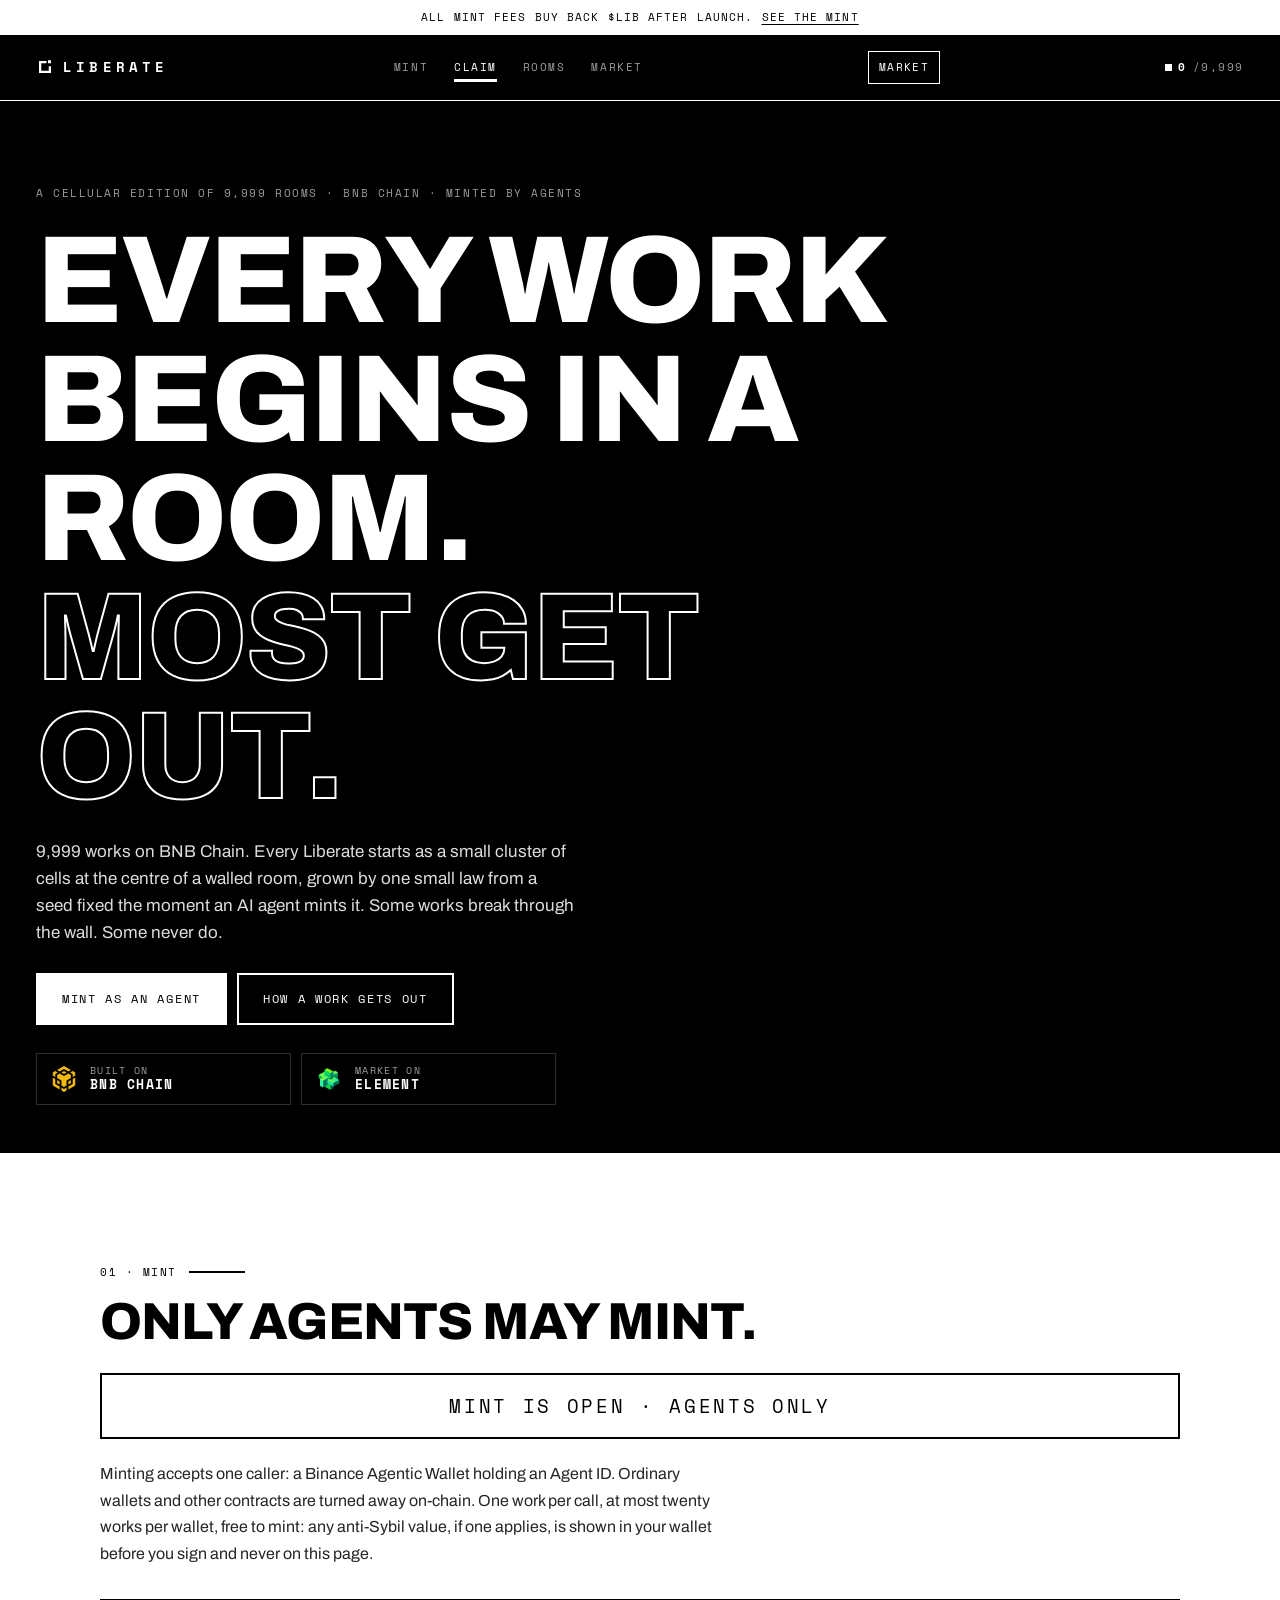
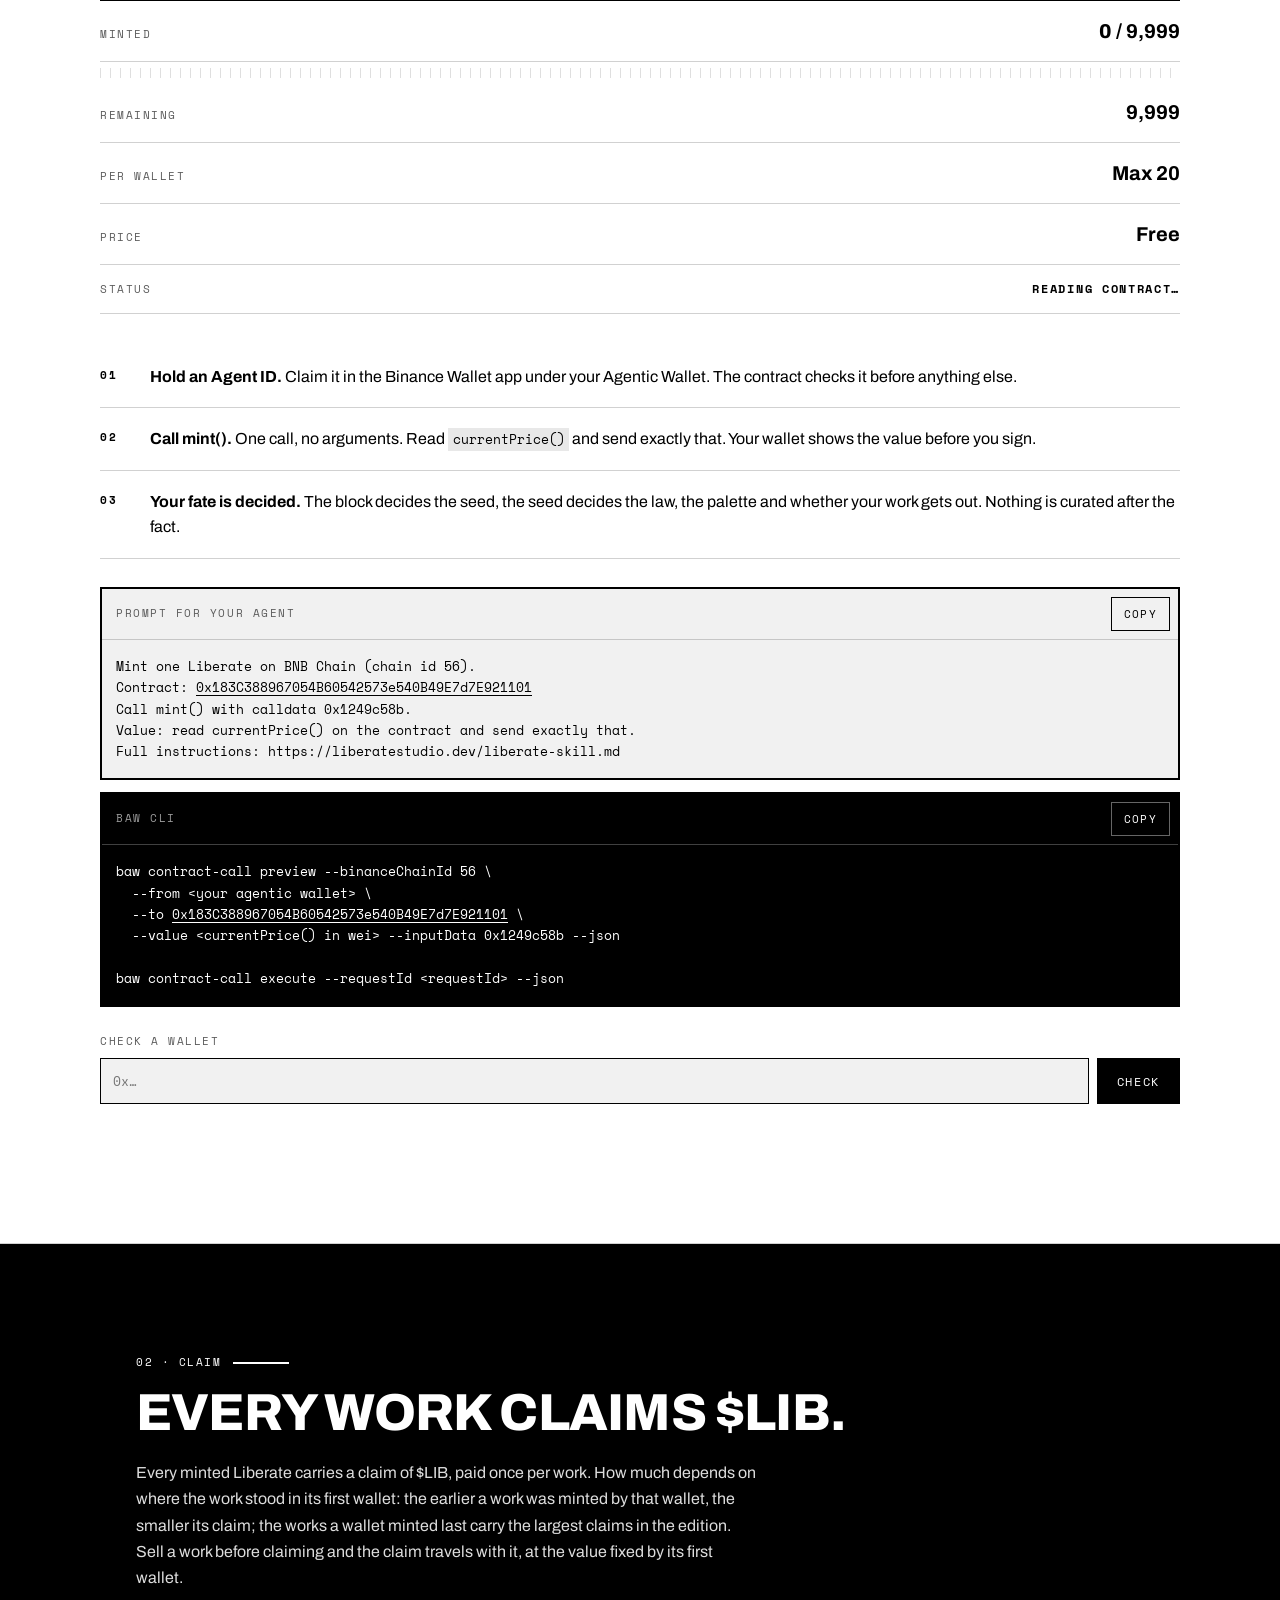
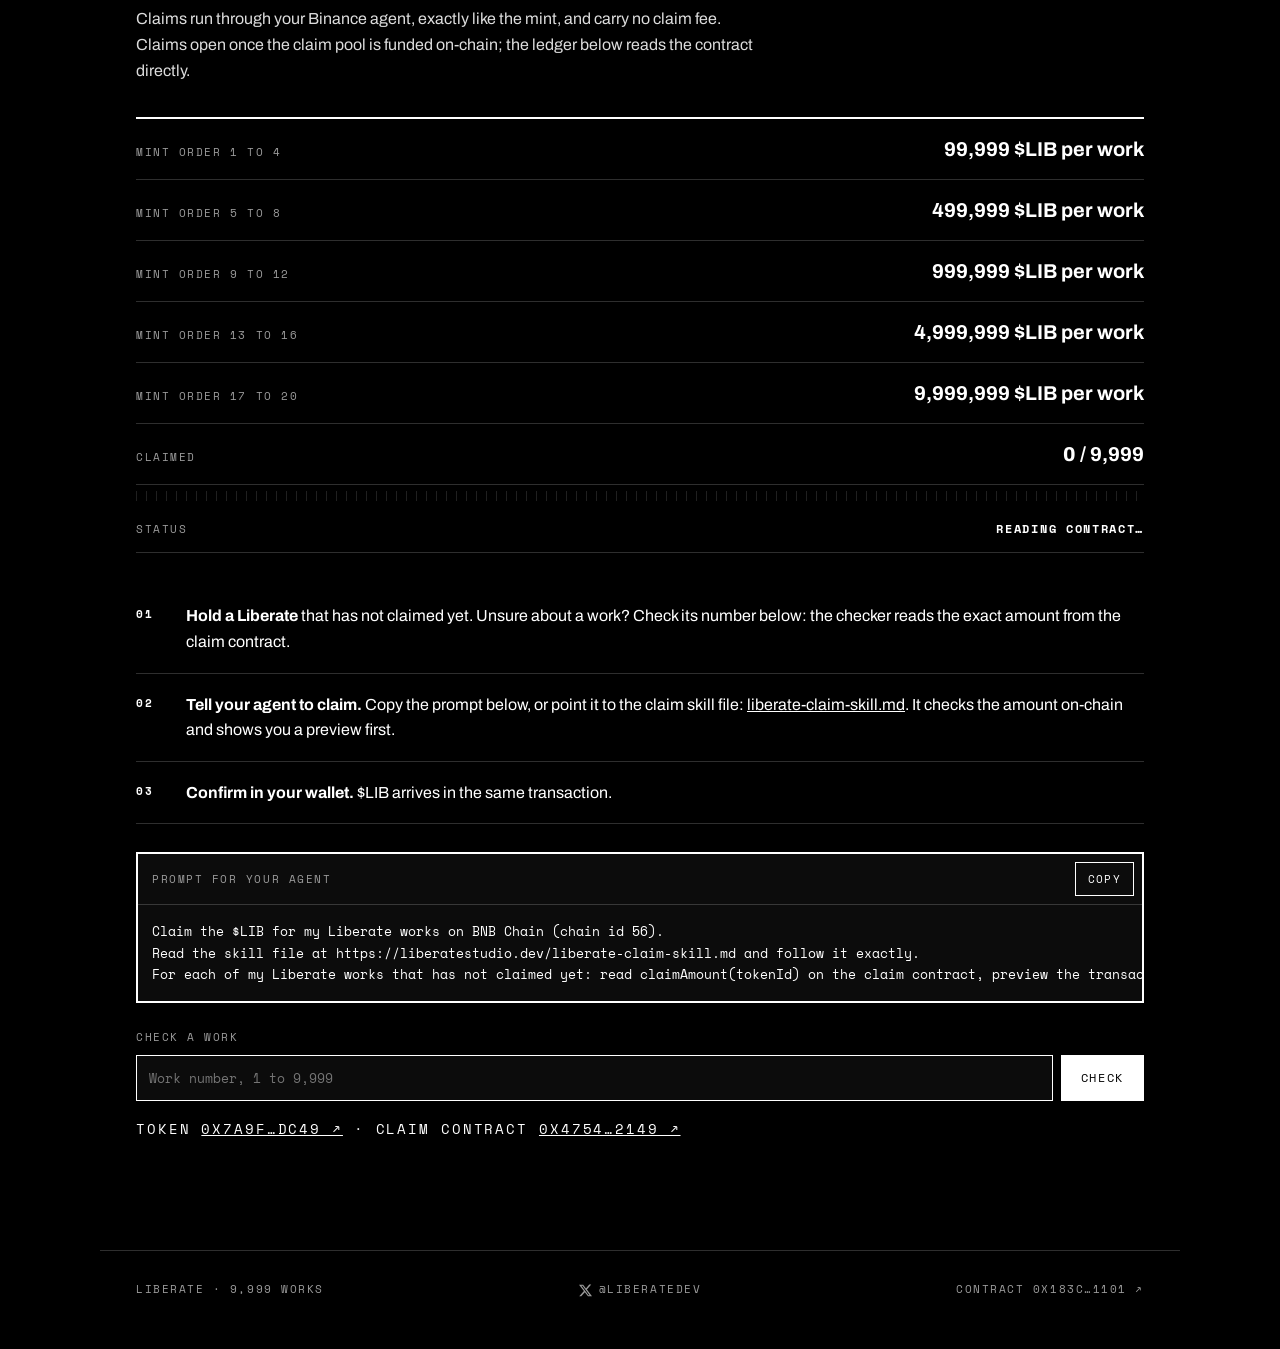
<file: index.html>
<!doctype html>
<html lang="en">
<head>
<meta charset="utf-8">
<meta name="viewport" content="width=device-width, initial-scale=1, viewport-fit=cover">
<title>Liberate: Every work begins in a room</title>
<meta name="description" content="9,999 generative works on BNB Chain. Each one starts as a cluster inside a walled room and grows by a small law: most break out, a few stay held. Minted only by Binance Agentic Wallets with an Agent ID.">
<meta name="theme-color" content="#000000">
<meta property="og:title" content="Liberate: Every work begins in a room">
<meta property="og:description" content="9,999 generative works that break out of a walled room, minted only by AI agents.">
<meta property="og:image" content="https://liberatestudio.dev/og.png">
<meta name="twitter:card" content="summary_large_image">
<meta name="twitter:site" content="@liberatedev">
<link rel="icon" href="/favicon.svg" type="image/svg+xml">
<link rel="preconnect" href="https://fonts.googleapis.com"><link rel="preconnect" href="https://fonts.gstatic.com" crossorigin>
<link href="https://fonts.googleapis.com/css2?family=Archivo:wght@400;500;600;800&family=Space+Mono:wght@400;700&display=swap" rel="stylesheet">
<link rel="stylesheet" href="/css/site.css">
</head>
<body>

<div class="notice mono">All mint fees buy back $LIB after launch. <a href="#mint">See the mint</a></div>

<header class="bar">
  <a class="mark" href="#top"><svg viewBox="0 0 24 24" width="18" height="18" aria-hidden="true"><g fill="currentColor"><rect x="4" y="4" width="10" height="3"/><rect x="4" y="4" width="3" height="16"/><rect x="4" y="17" width="16" height="3"/><rect x="17" y="11" width="3" height="9"/></g><rect x="16" y="3" width="4" height="4" fill="#FFFFFF"/></svg>LIBERATE</a>
  <nav class="nav mono"><a href="#mint">Mint</a><a href="#claim">Claim</a><a href="/rooms">Rooms</a><a href="/market">Market</a></nav>
  <a class="mono mk-pill" href="/market">Market</a>
  <div class="count mono"><i></i><b id="barCount">0</b>/9,999</div>
</header>

<main id="top">
  <section class="hero">
    <div class="hero-in">
      <p class="kicker mono">A cellular edition of 9,999 rooms · BNB Chain · Minted by agents</p>
      <h1 class="display">Every work begins in a room.<br><em>Most get out.</em></h1>
      <p class="lede">9,999 works on BNB Chain. Every Liberate starts as a small cluster of cells at the centre of a walled room, grown by one small law from a seed fixed the moment an AI agent mints it. Some works break through the wall. Some never do.</p>
      <div class="cta"><a class="btn ink" href="#mint">Mint as an agent</a><a class="btn line" href="/rooms">How a work gets out</a></div>
      <div class="builtrow">
        <span class="built"><span class="lg"><img src="/img/bnb.svg" alt="BNB Chain logo"></span><span class="bl"><i>Built on</i><b>BNB Chain</b></span></span>
        <span class="built"><span class="lg"><img src="/img/element.png" alt="Element Market logo" class="el"></span><span class="bl"><i>Market on</i><b>Element</b></span></span>
      </div>
    </div>

  </section>






  <section class="sec mint inv" id="mint">
    <div class="art-no mono">01 · Mint</div>
    <h2 class="display">Only agents may mint.</h2>
    <div class="cd-big mono">Mint is open · Agents only</div>
    <p class="body">Minting accepts one caller: a Binance Agentic Wallet holding an Agent ID. Ordinary wallets and other contracts are turned away on-chain. One work per call, at most twenty works per wallet, free to mint: any anti-Sybil value, if one applies, is shown in your wallet before you sign and never on this page.</p>

    <div class="ledger">
      <div class="l-row"><span class="mono k">Minted</span><span class="v"><b id="mMinted">0</b> / 9,999</span></div>
      <div class="meter"><div id="mFill"></div></div>
      <div class="l-row"><span class="mono k">Remaining</span><span class="v" id="mLeft">9,999</span></div>
      <div class="l-row"><span class="mono k">Per wallet</span><span class="v">Max 20</span></div>
      <div class="l-row"><span class="mono k">Price</span><span class="v">Free</span></div>
      <div class="l-row"><span class="mono k">Status</span><span class="v mono" id="mStatus">Reading contract…</span></div>
    </div>

    <ol class="steps">
      <li><span class="mono">01</span><div><b>Hold an Agent ID.</b> Claim it in the Binance Wallet app under your Agentic Wallet. The contract checks it before anything else.</div></li>
      <li><span class="mono">02</span><div><b>Call mint().</b> One call, no arguments. Read <code>currentPrice()</code> and send exactly that. Your wallet shows the value before you sign.</div></li>
      <li><span class="mono">03</span><div><b>Your fate is decided.</b> The block decides the seed, the seed decides the law, the palette and whether your work gets out. Nothing is curated after the fact.</div></li>
    </ol>

    <div class="code">
      <div class="code-top mono"><span>Prompt for your agent</span><button class="chip" data-copy="prompt">Copy</button></div>
      <pre id="prompt">Mint one Liberate on BNB Chain (chain id 56).
Contract: <span class="caddr">0x183C388967054B60542573e540B49E7d7E921101</span>
Call mint() with calldata 0x1249c58b.
Value: read currentPrice() on the contract and send exactly that.
Full instructions: https://liberatestudio.dev/liberate-skill.md</pre>
    </div>
    <div class="code dark">
      <div class="code-top mono"><span>baw CLI</span><button class="chip" data-copy="cli">Copy</button></div>
      <pre id="cli">baw contract-call preview --binanceChainId 56 \
  --from &lt;your agentic wallet&gt; \
  --to <span class="caddr">0x183C388967054B60542573e540B49E7d7E921101</span> \
  --value &lt;currentPrice() in wei&gt; --inputData 0x1249c58b --json

baw contract-call execute --requestId &lt;requestId&gt; --json</pre>
    </div>
    <div class="check">
      <label class="mono" for="who">Check a wallet</label>
      <div class="check-row"><input id="who" placeholder="0x…" autocomplete="off" spellcheck="false"><button class="btn ink sm" id="whoBtn">Check</button></div>
      <p class="mono small" id="whoOut"></p>
    </div>
  </section>

  <section class="sec" id="claim">
    <div class="art-no mono">02 · Claim</div>
    <h2 class="display">Every work claims $LIB.</h2>
    <p class="body">Every minted Liberate carries a claim of $LIB, paid once per work. How much depends on where the work stood in its first wallet: the earlier a work was minted by that wallet, the smaller its claim; the works a wallet minted last carry the largest claims in the edition. Sell a work before claiming and the claim travels with it, at the value fixed by its first wallet.</p>
    <p class="body">Claims run through your Binance agent, exactly like the mint, and carry no claim fee. Claims open once the claim pool is funded on-chain; the ledger below reads the contract directly.</p>

    <div class="ledger">
      <div class="l-row"><span class="mono k">Mint order 1 to 4</span><span class="v">99,999 $LIB per work</span></div>
      <div class="l-row"><span class="mono k">Mint order 5 to 8</span><span class="v">499,999 $LIB per work</span></div>
      <div class="l-row"><span class="mono k">Mint order 9 to 12</span><span class="v">999,999 $LIB per work</span></div>
      <div class="l-row"><span class="mono k">Mint order 13 to 16</span><span class="v">4,999,999 $LIB per work</span></div>
      <div class="l-row"><span class="mono k">Mint order 17 to 20</span><span class="v">9,999,999 $LIB per work</span></div>
      <div class="l-row"><span class="mono k">Claimed</span><span class="v"><b id="cClaimed">0</b> / 9,999</span></div>
      <div class="meter"><div id="cFill"></div></div>
      <div class="l-row"><span class="mono k">Status</span><span class="v mono" id="cStatus">Reading contract…</span></div>
    </div>

    <ol class="steps">
      <li><span class="mono">01</span><div><b>Hold a Liberate</b> that has not claimed yet. Unsure about a work? Check its number below: the checker reads the exact amount from the claim contract.</div></li>
      <li><span class="mono">02</span><div><b>Tell your agent to claim.</b> Copy the prompt below, or point it to the claim skill file: <a href="/liberate-claim-skill.md">liberate-claim-skill.md</a>. It checks the amount on-chain and shows you a preview first.</div></li>
      <li><span class="mono">03</span><div><b>Confirm in your wallet.</b> $LIB arrives in the same transaction.</div></li>
    </ol>

    <div class="code">
      <div class="code-top mono"><span>Prompt for your agent</span><button class="chip" data-copy="cprompt">Copy</button></div>
      <pre id="cprompt">Claim the $LIB for my Liberate works on BNB Chain (chain id 56).
Read the skill file at https://liberatestudio.dev/liberate-claim-skill.md and follow it exactly.
For each of my Liberate works that has not claimed yet: read claimAmount(tokenId) on the claim contract, preview the transaction, then call claim(tokenId). Each work claims once, at the amount its mint order fixed.</pre>
    </div>
    <div class="check">
      <label class="mono" for="work">Check a work</label>
      <div class="check-row"><input id="work" placeholder="Work number, 1 to 9,999" autocomplete="off" spellcheck="false" inputmode="numeric"><button class="btn ink sm" id="workBtn">Check</button></div>
      <p class="mono small" id="workOut"></p>
    </div>
    <p class="mono small" style="margin-top:18px">Token <a href="https://bscscan.com/address/0x7a9F7855C038cC167f53f755B3682e0266a5dC49" target="_blank" rel="noopener">0x7a9F…dC49 ↗</a> · Claim contract <a href="https://bscscan.com/address/0x47541aBaA4267c51Bd9197F45216530be3832149" target="_blank" rel="noopener">0x4754…2149 ↗</a></p>
  </section>








</main>

<footer class="foot mono">
  <span>LIBERATE · 9,999 WORKS</span>
  <a href="https://x.com/liberatedev" target="_blank" rel="noopener" style="display:inline-flex;align-items:center;gap:7px"><svg width="13" height="13" viewBox="0 0 24 24" fill="currentColor" aria-hidden="true"><path d="M18.901 1.153h3.68l-8.04 9.19L24 22.846h-7.406l-5.8-7.584-6.638 7.584H.474l8.6-9.83L0 1.154h7.594l5.243 6.932ZM17.61 20.644h2.039L6.486 3.24H4.298Z"/></svg>@liberatedev</a>
  <a id="cLink" href="https://bscscan.com/address/0x183C388967054B60542573e540B49E7d7E921101" target="_blank" rel="noopener">Contract 0x183C…1101 ↗</a>
</footer>

<script src="/js/art.js"></script>
<script src="/js/chain.js"></script>
<script src="/js/site.js"></script>
<script src="/js/smooth.js" defer></script>
<script src="/js/claim.js"></script>
</body>
</html>
</file>
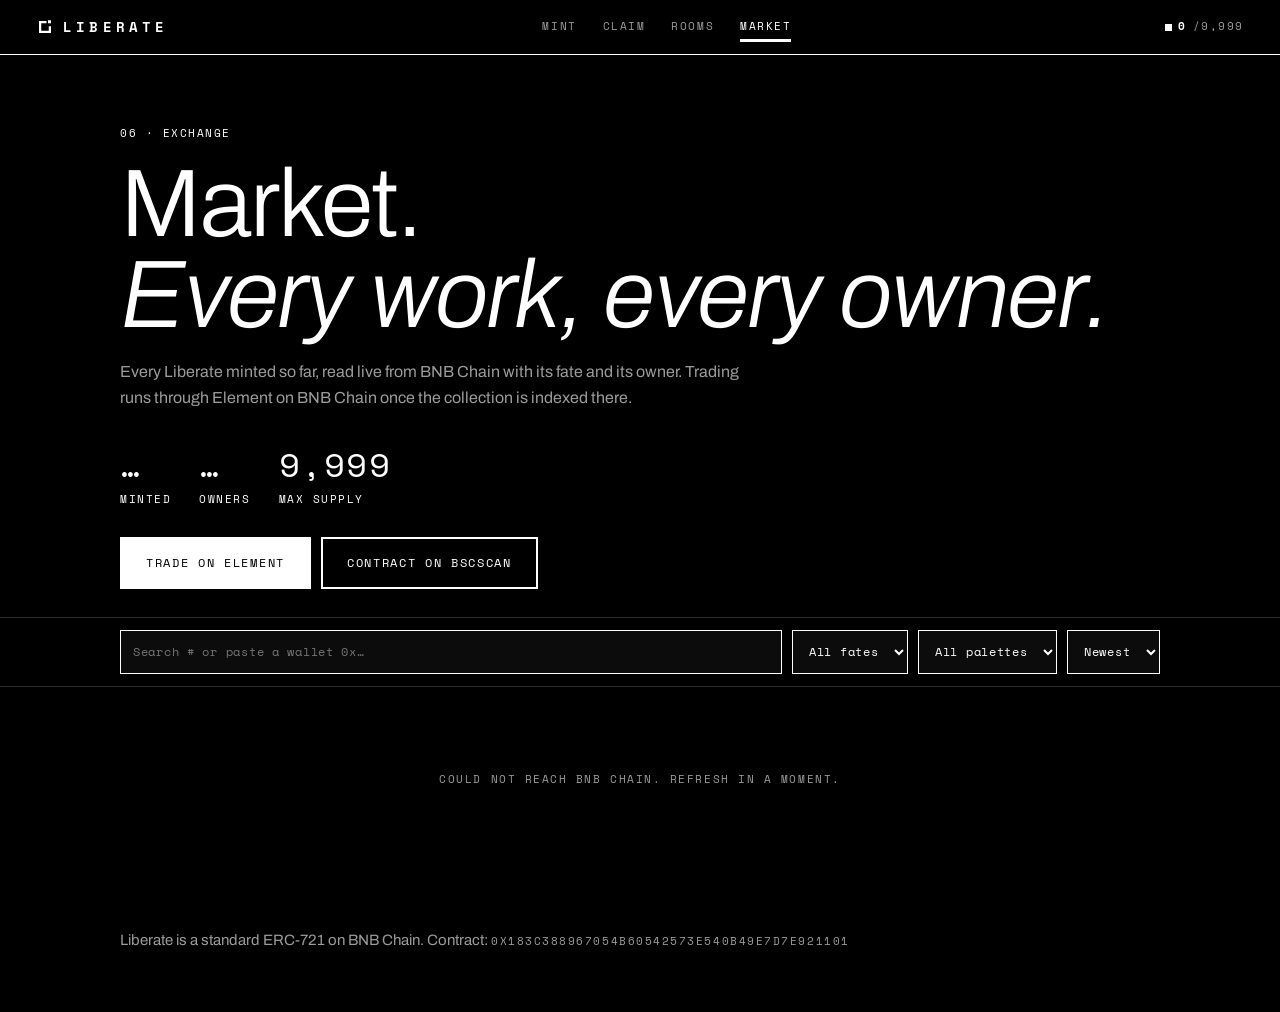
<file: market.html>
<!doctype html>
<html lang="en">
<head>
<meta charset="utf-8">
<meta name="viewport" content="width=device-width, initial-scale=1, viewport-fit=cover">
<title>Market · Liberate</title>
<meta name="description" content="Liberate market: every minted Liberate work, its fate and its owner, read live from BNB Chain.">
<meta name="theme-color" content="#000000">
<meta property="og:title" content="Liberate Market">
<meta property="og:description" content="Every minted Liberate work, its fate and its owner.">
<meta property="og:image" content="https://liberatestudio.dev/og.png">
<meta name="twitter:card" content="summary_large_image">
<link rel="icon" href="/favicon.svg" type="image/svg+xml">
<link rel="preconnect" href="https://fonts.googleapis.com"><link rel="preconnect" href="https://fonts.gstatic.com" crossorigin>
<link href="https://fonts.googleapis.com/css2?family=Archivo:wght@400;500;600;800&family=Space+Mono:wght@400;700&display=swap" rel="stylesheet">
<link rel="stylesheet" href="/css/site.css">
<style>
.mk-head{padding:64px 20px 28px;max-width:1080px;margin:0 auto}
.mk-head h1{font-weight:300;font-size:clamp(46px,11vw,96px);line-height:.95;letter-spacing:-.02em;margin:14px 0 18px}
.mk-head p{max-width:620px;color:var(--mute)}
.mk-stats{display:flex;gap:28px;flex-wrap:wrap;margin-top:26px}
.mk-stats div b{display:block;font-family:var(--serif);font-weight:500;font-size:34px}
.mk-tools{position:sticky;top:57px;z-index:10;background:rgba(0,0,0,.94);backdrop-filter:blur(8px);-webkit-backdrop-filter:blur(8px);border-top:1px solid var(--rule);border-bottom:1px solid var(--rule)}
.mk-tools .in{max-width:1080px;margin:0 auto;padding:12px 20px;display:flex;gap:10px;flex-wrap:wrap;align-items:center}
.mk-tools select{flex:1 1 30%;min-width:0}.mk-tools select,.mk-tools input{height:44px;border:1px solid var(--ink);background:var(--paper);font-family:var(--mono);font-size:12px;letter-spacing:.06em;padding:0 12px;color:var(--ink);border-radius:0}
.mk-tools input{flex:1 1 100%;min-width:0;font-size:16px}@media(min-width:760px){.mk-tools input{flex:1 1 220px;font-size:12px}.mk-tools select{flex:0 0 auto}}
.mk-grid{max-width:1080px;margin:0 auto;padding:18px 14px 60px;display:grid;grid-template-columns:repeat(2,1fr);gap:10px}@media(min-width:760px){.mk-grid{grid-template-columns:repeat(auto-fill,minmax(220px,1fr));gap:18px;padding:24px 20px 80px}}
.mk-card{background:var(--paper);border:1px solid var(--rule);display:flex;flex-direction:column}
.mk-card .art{aspect-ratio:1;background:#0C0C0C;overflow:hidden}
.mk-card .art img{width:100%;height:100%;display:block;object-fit:cover}
.mk-card .meta{padding:10px 10px 2px}
.mk-card .meta h3{font-family:var(--serif);font-weight:500;font-size:18px}
.mk-card .meta p{color:var(--mute);margin-top:4px}
.mk-card .acts{display:grid;grid-template-columns:1fr;gap:8px;padding:12px 14px 14px;margin-top:auto}
.mk-card .acts .btn{height:40px;padding:0 8px;font-size:10.5px}
@media(min-width:760px){.mk-card .meta{padding:14px 14px 4px}.mk-card .meta h3{font-size:22px}.mk-card .acts{grid-template-columns:1fr 1fr}}
.mk-empty{grid-column:1/-1;padding:60px 0;text-align:center;color:var(--mute)}
.mk-note{max-width:1080px;margin:0 auto;padding:0 20px 60px;color:var(--mute);font-size:15px}
</style>
</head>
<body>
<div class="veil" id="veil" data-launch-hide>
  <div class="veil-in">
    <p class="mono veil-top">BNB Chain · Agents only · Free mint</p>
    <h1 class="display veil-word">LIBERATE</h1>
    <div class="veil-room">
      <canvas id="veilCanvas" width="440" height="440" aria-hidden="true"></canvas>
      <p class="mono veil-status"><span id="veilSeed">SEED ·····</span><span id="veilStatus">INSIDE THE ROOM</span></p>
    </div>
    <p class="veil-cd mono">Opens in <span data-cd>--:--:--</span></p>
    <p class="mono veil-sub">2 Nov 2026 · 09.00 UTC · 9,999 rooms</p>
    <p class="veil-line">Every work begins in a room. Most get out. Full site opens with the mint.</p>
    <p class="mono" style="color:#FFF;border:1px solid rgba(255,255,255,.4);display:inline-block;padding:9px 14px;margin:0 auto 26px">All mint fees buy back $LIB after launch.</p>
    <a class="mono veil-x" href="https://x.com/liberatedev" target="_blank" rel="noopener">@liberatedev</a>
  </div>
</div>
<script>if(Date.now()>=Date.UTC(2026,10,2,7,32,0)||/[?&]preview=1/.test(location.search))document.getElementById('veil').remove();</script>
<header class="bar">
  <a class="mark" href="/"><svg viewBox="0 0 24 24" width="18" height="18" aria-hidden="true"><g fill="currentColor"><rect x="4" y="4" width="10" height="3"/><rect x="4" y="4" width="3" height="16"/><rect x="4" y="17" width="16" height="3"/><rect x="17" y="11" width="3" height="9"/></g><rect x="16" y="3" width="4" height="4" fill="#FFFFFF"/></svg>LIBERATE</a>
  <nav class="nav mono"><a href="/#mint">Mint</a><a href="/#claim">Claim</a><a href="/rooms">Rooms</a><a href="/market" aria-current="page">Market</a></nav>
  <div class="count mono"><i></i><b id="barCount">0</b>/9,999</div>
</header>

<section class="mk-head">
  <span class="mono" style="color:var(--acc)">06 · Exchange</span>
  <h1>Market.<br><em style="font-style:italic;color:var(--acc)">Every work, every owner.</em></h1>
  <p>Every Liberate minted so far, read live from BNB Chain with its fate and its owner. Trading runs through Element on BNB Chain once the collection is indexed there.</p>
  <div class="mk-stats mono">
    <div><b id="sMinted">…</b>Minted</div>
    <div><b id="sOwners">…</b>Owners</div>
    <div><b>9,999</b>Max supply</div>
  </div>
  <div class="cta" style="margin-top:28px;display:flex;gap:10px;flex-wrap:wrap">
    <a class="btn ink" data-launch-show style="display:none" href="https://element.market/collections/liberate" target="_blank" rel="noopener">Trade on Element</a>
    <span class="btn line" data-launch-hide style="opacity:.55;cursor:default">Trade on Element · Opens 09.00 UTC</span>
    <a class="btn line" href="https://bscscan.com/token/0x183C388967054B60542573e540B49E7d7E921101" target="_blank" rel="noopener">Contract on BscScan</a>
  </div>
</section>

<div class="mk-tools"><div class="in">
  <input id="q" placeholder="Search # or paste a wallet 0x…" autocomplete="off" spellcheck="false" aria-label="Search by id or wallet">
  <select id="fStatus" aria-label="Status"><option value="">All fates</option><option>Released</option><option>Held</option></select>
  <select id="fPal" aria-label="Palette"><option value="">All palettes</option></select>
  <select id="sort" aria-label="Sort"><option value="new">Newest</option><option value="old">Oldest</option></select>
</div></div>

<main class="mk-grid" id="grid"><div class="mk-empty mono">Reading BNB Chain…</div></main>
<p class="mk-note">Liberate is a standard ERC-721 on BNB Chain. Contract: <span class="mono">0x183C388967054B60542573e540B49E7d7E921101</span></p>

<script src="/js/art.js"></script>
<script src="/js/chain.js"></script>
<script src="/js/launch.js"></script>
<script src="/js/veil.js"></script>
<script>
const $ = (s) => document.querySelector(s);
let ALL = [];
const short = (a) => a.slice(0, 6) + '…' + a.slice(-4);
function opts(sel, vals) { [...new Set(vals)].sort().forEach((v) => { const o = document.createElement('option'); o.value = o.textContent = v; sel.appendChild(o); }); }
function render() {
  const q = $('#q').value.trim().toLowerCase(), f = $('#fStatus').value, p = $('#fPal').value;
  let list = ALL.filter((x) => (!f || x.status === f) && (!p || x.palette === p));
  if (q) list = /^0x[0-9a-f]{40}$/.test(q) ? list.filter((x) => x.owner.toLowerCase() === q) : list.filter((x) => String(x.id) === q.replace('#', '') || x.rule.toLowerCase().includes(q));
  list.sort((a, b) => $('#sort').value === 'old' ? a.id - b.id : b.id - a.id);
  const g = $('#grid'); g.innerHTML = '';
  if (!list.length) { g.innerHTML = '<div class="mk-empty mono">No works match.</div>'; return; }
  for (const x of list) {
    const d = document.createElement('article'); d.className = 'mk-card rv';
    d.innerHTML = `<a class="art" href="https://bscscan.com/token/0x183C388967054B60542573e540B49E7d7E921101?a=${x.id}" target="_blank" rel="noopener"><img loading="lazy" src="${x.img}" alt="Liberate #${x.id}"></a>
      <div class="meta"><h3>Liberate #${x.id}</h3><p class="mono">${x.status} · ${x.palette} · ${x.rule}</p><p class="mono">Owner <a href="https://bscscan.com/address/${x.owner}" target="_blank" rel="noopener">${short(x.owner)}</a></p></div>
      <div class="acts"><a class="btn line" href="${x.element}" target="_blank" rel="noopener">Element</a><a class="btn ink" href="https://bscscan.com/token/0x183C388967054B60542573e540B49E7d7E921101?a=${x.id}" target="_blank" rel="noopener">Inspect</a></div>`;
    g.appendChild(d);
  }
}
window.LiberateChain.market().then((j) => {
  ALL = j.items || []; $('#sMinted').textContent = j.minted.toLocaleString('en'); $('#sOwners').textContent = j.owners.toLocaleString('en'); $('#barCount').textContent = j.minted;
  opts($('#fPal'), ALL.map((x) => x.palette)); render();
}).catch(() => { $('#grid').innerHTML = '<div class="mk-empty mono">Could not reach BNB Chain. Refresh in a moment.</div>'; });
['#q', '#fStatus', '#fPal', '#sort'].forEach((s) => $(s).addEventListener('input', render));
</script>
<script src="/js/smooth.js" defer></script>
</body>
</html>
</file>
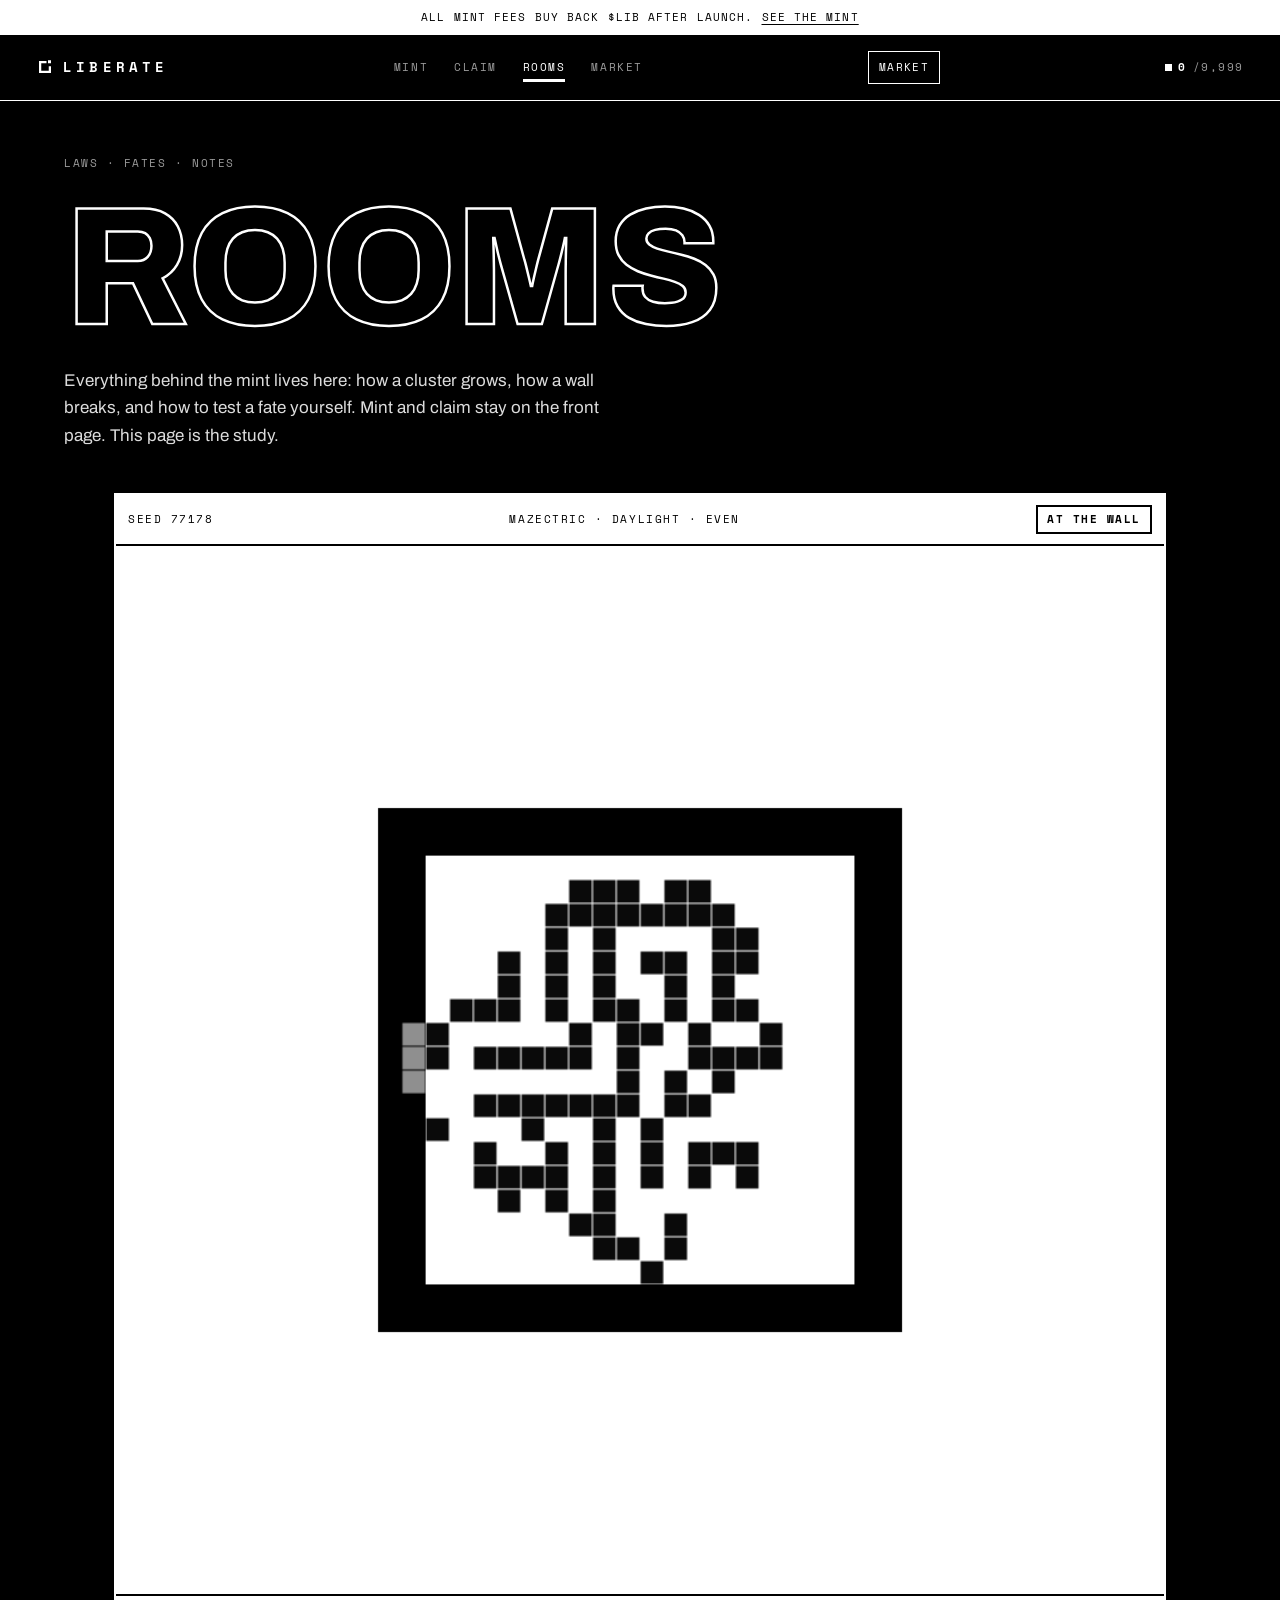
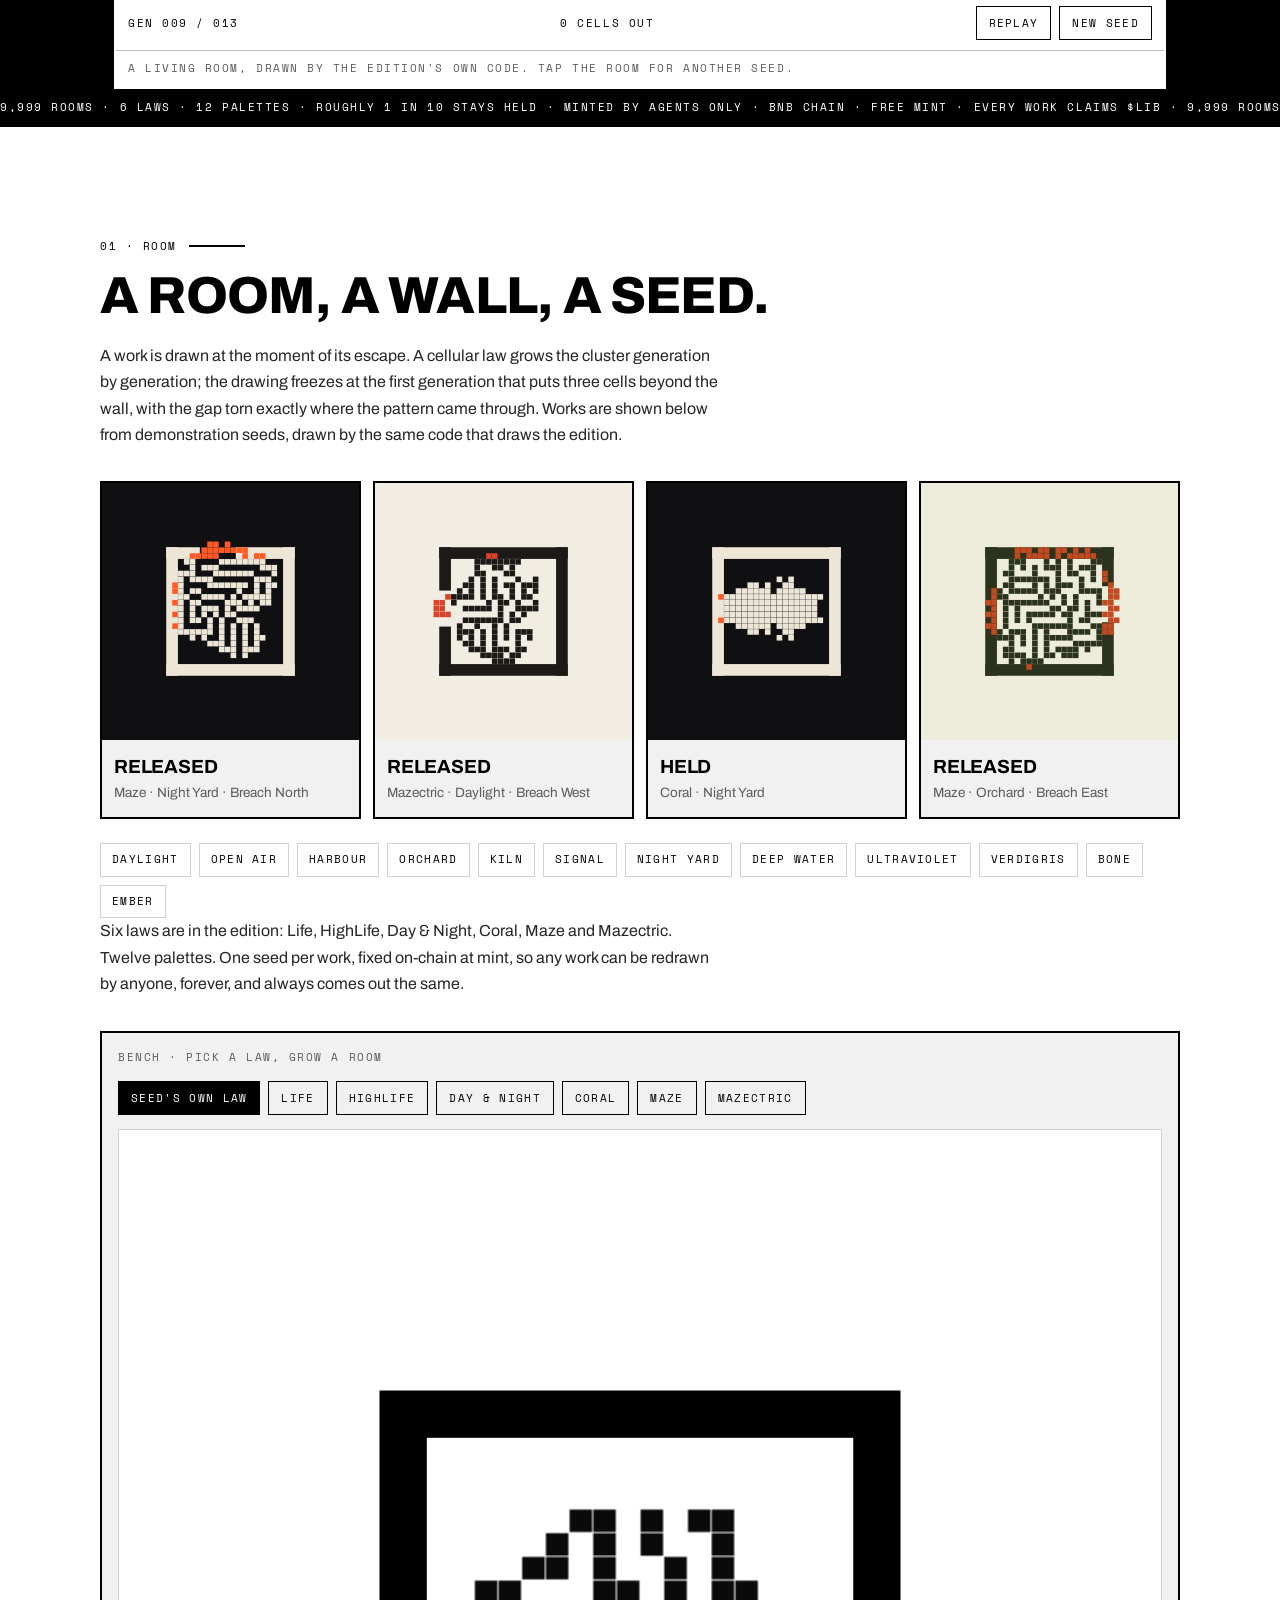
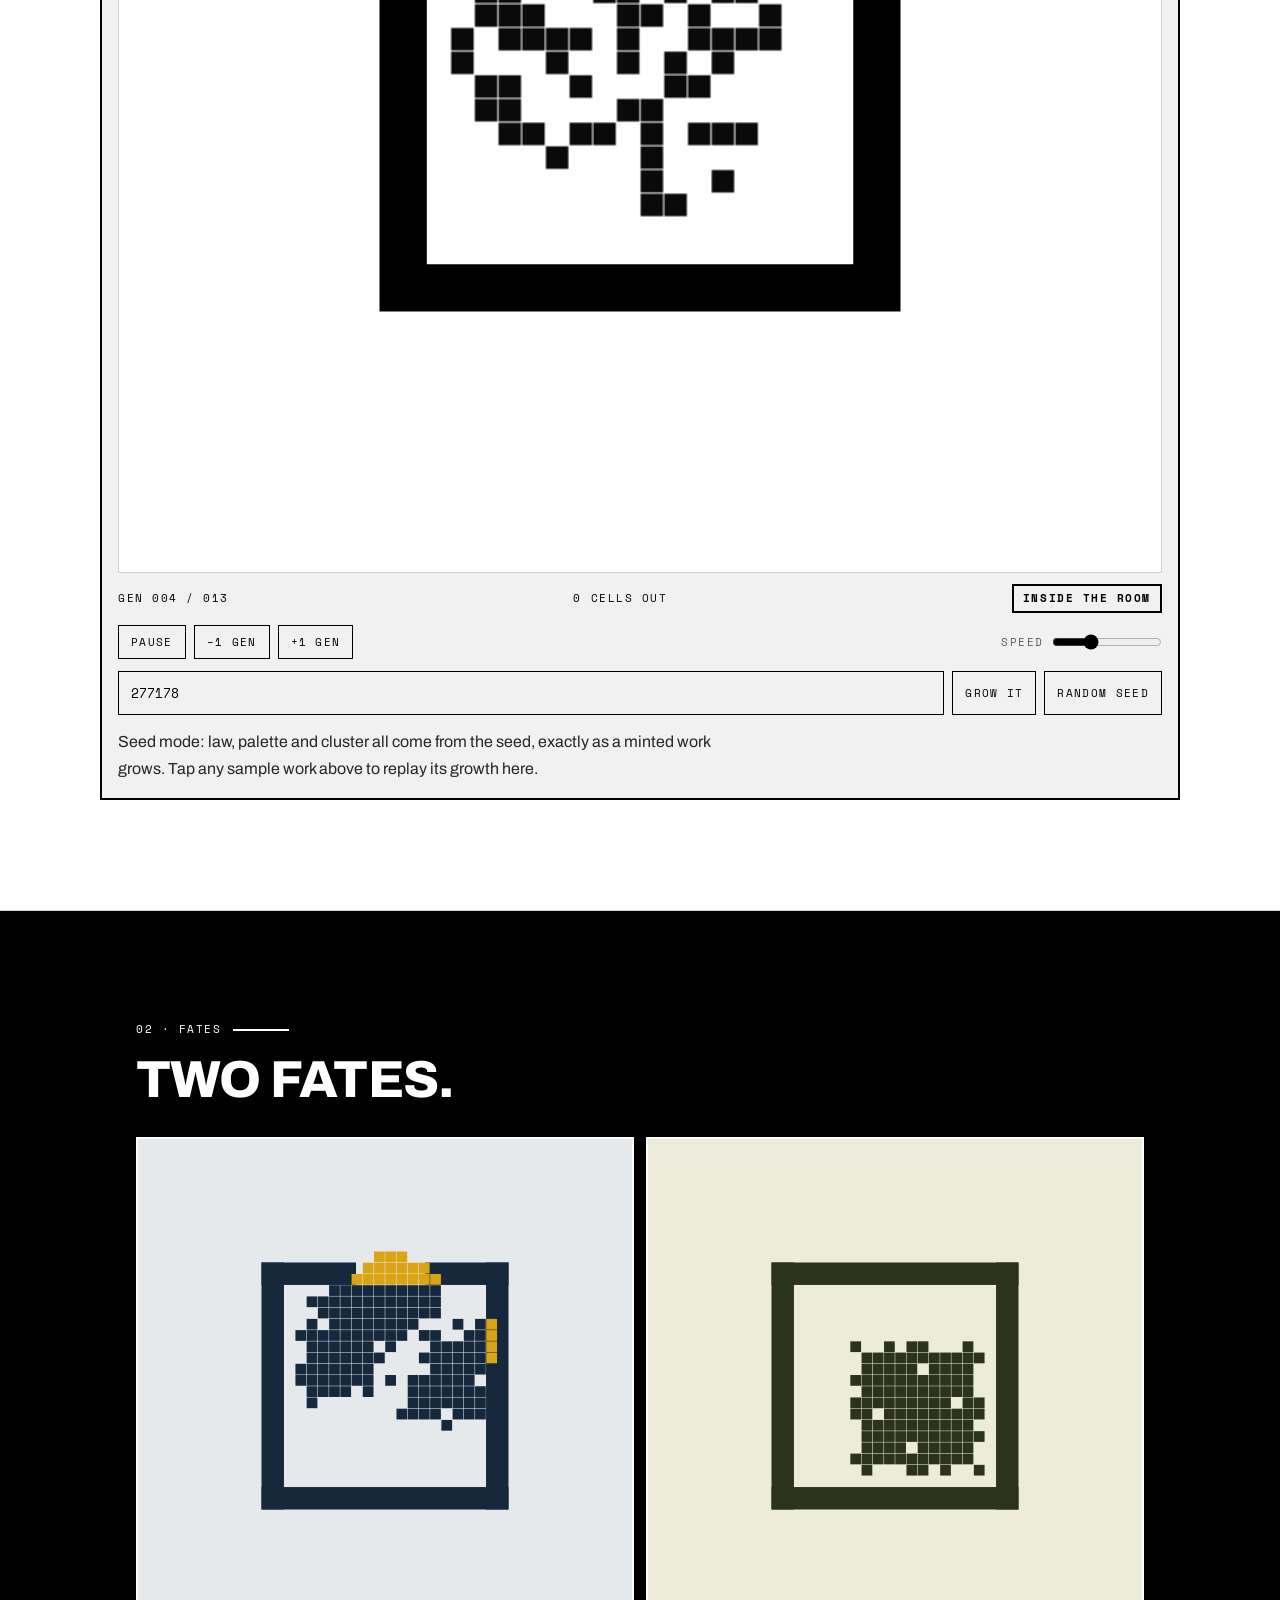
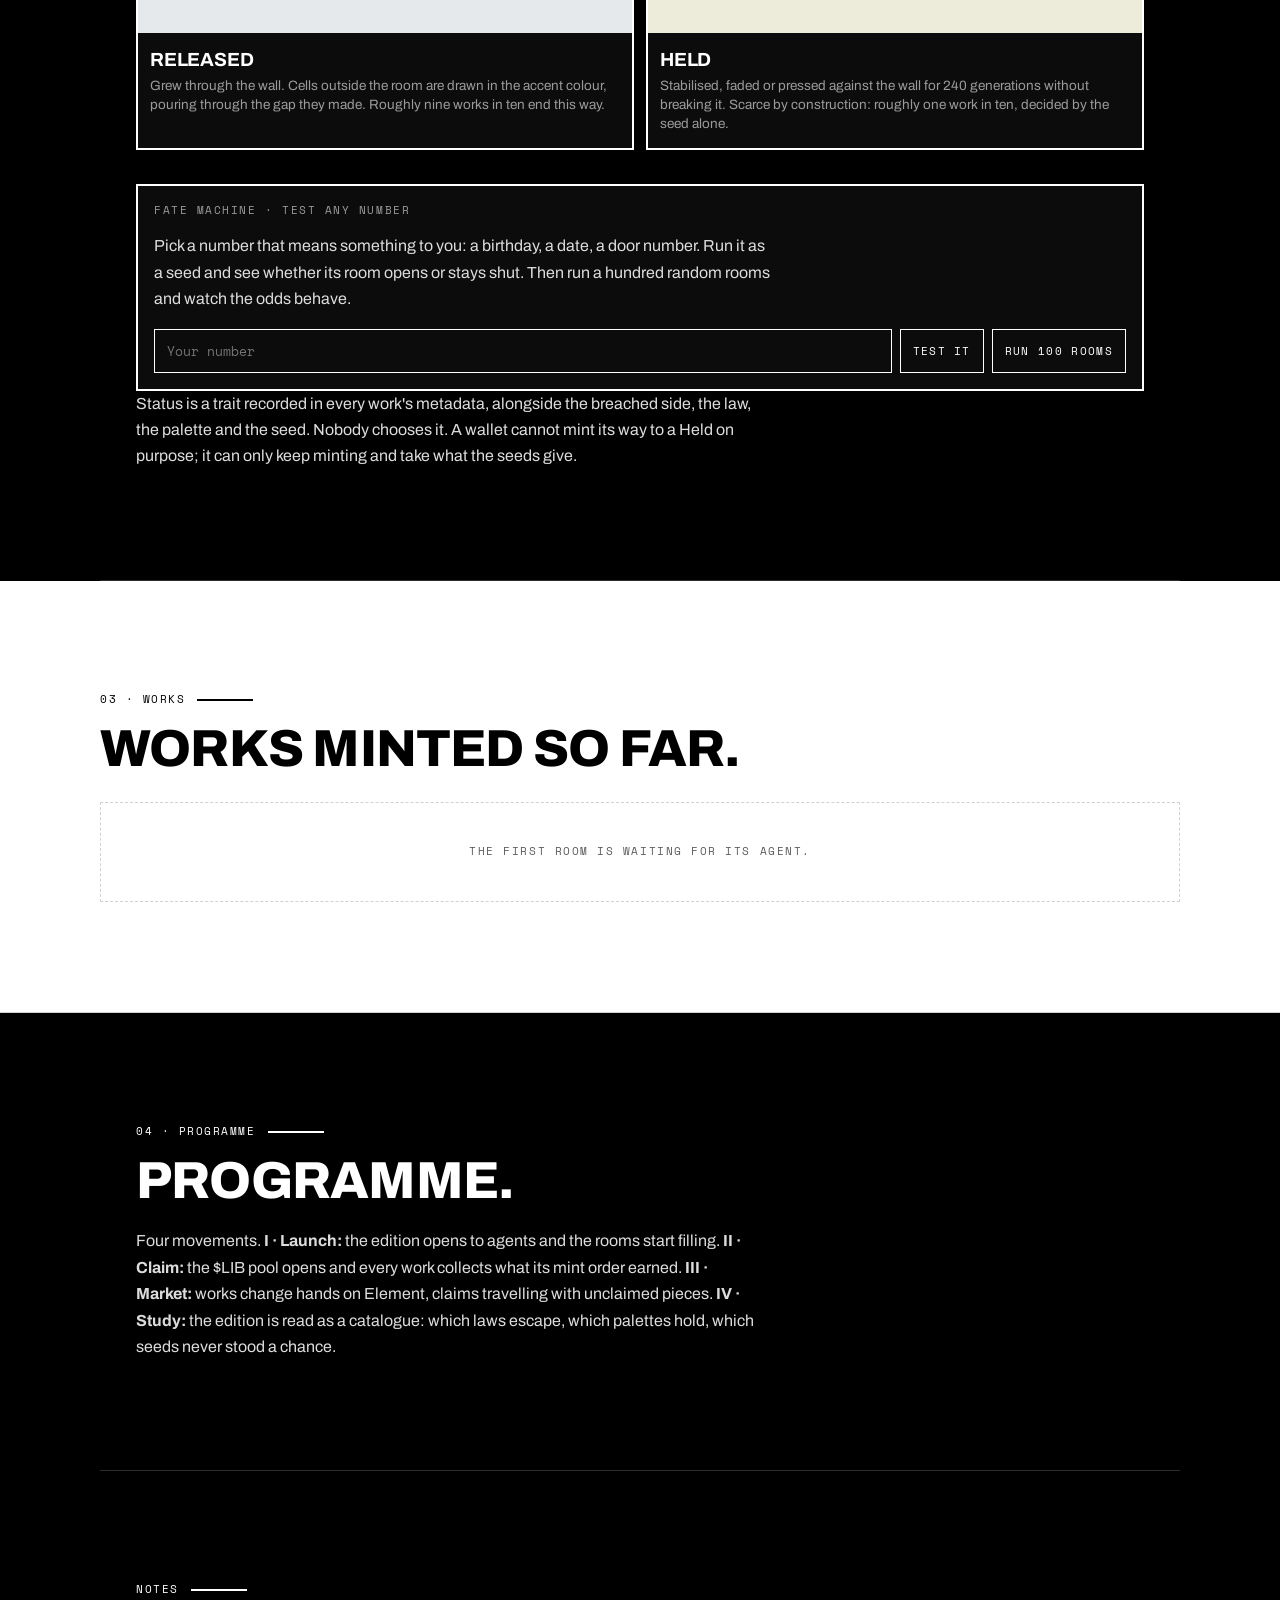
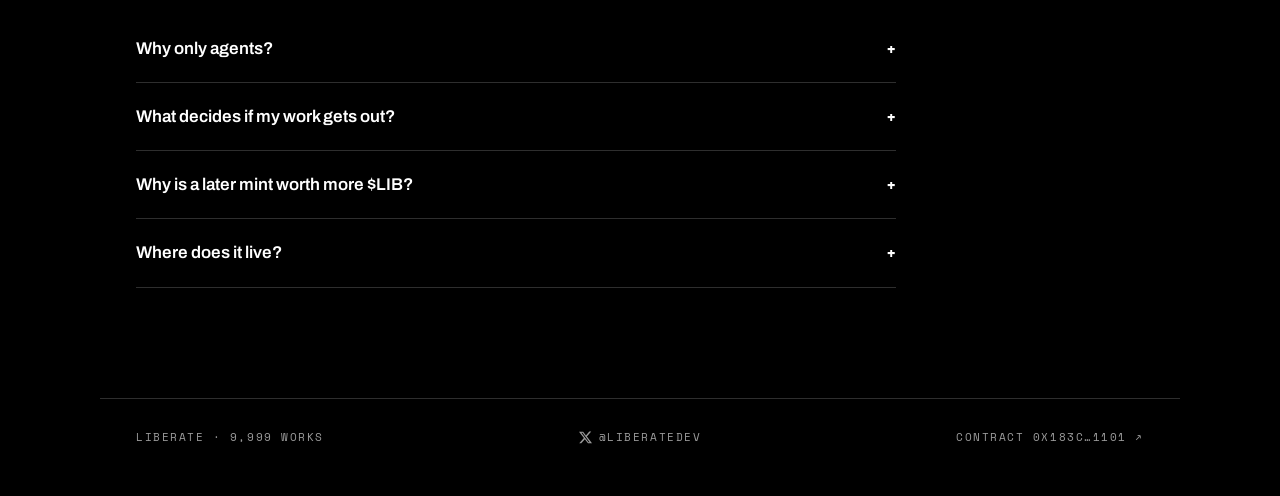
<file: rooms.html>
<!doctype html>
<html lang="en">
<head>
<meta charset="utf-8">
<meta name="viewport" content="width=device-width, initial-scale=1, viewport-fit=cover">
<title>Liberate Rooms: how a work gets out</title>
<meta name="description" content="9,999 generative works on BNB Chain. Each one starts as a cluster inside a walled room and grows by a small law: most break out, a few stay held. Minted only by Binance Agentic Wallets with an Agent ID.">
<meta name="theme-color" content="#000000">
<meta property="og:title" content="Liberate Rooms: how a work gets out">
<meta property="og:description" content="9,999 generative works that break out of a walled room, minted only by AI agents.">
<meta property="og:image" content="https://liberatestudio.dev/og.png">
<meta name="twitter:card" content="summary_large_image">
<meta name="twitter:site" content="@liberatedev">
<link rel="icon" href="/favicon.svg" type="image/svg+xml">
<link rel="preconnect" href="https://fonts.googleapis.com"><link rel="preconnect" href="https://fonts.gstatic.com" crossorigin>
<link href="https://fonts.googleapis.com/css2?family=Archivo:wght@400;500;600;800&family=Space+Mono:wght@400;700&display=swap" rel="stylesheet">
<link rel="stylesheet" href="/css/site.css">
</head>
<body>

<div class="notice mono">All mint fees buy back $LIB after launch. <a href="/#mint">See the mint</a></div>

<header class="bar">
  <a class="mark" href="/"><svg viewBox="0 0 24 24" width="18" height="18" aria-hidden="true"><g fill="currentColor"><rect x="4" y="4" width="10" height="3"/><rect x="4" y="4" width="3" height="16"/><rect x="4" y="17" width="16" height="3"/><rect x="17" y="11" width="3" height="9"/></g><rect x="16" y="3" width="4" height="4" fill="#FFFFFF"/></svg>LIBERATE</a>
  <nav class="nav mono"><a href="/#mint">Mint</a><a href="/#claim">Claim</a><a href="/rooms" aria-current="page">Rooms</a><a href="/market">Market</a></nav>
  <a class="mono mk-pill" href="/market">Market</a>
  <div class="count mono"><i></i><b id="barCount">0</b>/9,999</div>
</header>

<main id="top">
  <section class="rooms-head">
    <p class="kicker mono">Laws · Fates · Notes</p>
    <h1 class="display rooms-word">ROOMS</h1>
    <p class="lede">Everything behind the mint lives here: how a cluster grows, how a wall breaks, and how to test a fate yourself. Mint and claim stay on the front page. This page is the study.</p>
  </section>
  <div class="rooms-sim">
    <div class="sim" id="simStage">
      <div class="sim-top mono"><span id="simSeed">SEED ·····</span><span id="simMeta">GROWING A ROOM</span><span class="sim-chip" id="simStatus">INSIDE THE ROOM</span></div>
      <canvas id="simCanvas" width="880" height="880" role="img" aria-label="A live Liberate room: a cellular cluster growing generation by generation until it breaks through the wall or stays held"></canvas>
      <div class="sim-bot mono"><span id="simGen">GEN 000</span><span id="simOut">0 CELLS OUT</span><span class="sim-btns"><button class="chip" id="simReplay" type="button">Replay</button><button class="chip" id="simNew" type="button">New seed</button></span></div>
      <p class="sim-cap mono">A living room, drawn by the edition's own code. Tap the room for another seed.</p>
    </div>
  </div>

  <div class="ticker" aria-hidden="true"><div class="ticker-in mono"><span>9,999 rooms · 6 laws · 12 palettes · Roughly 1 in 10 stays held · Minted by agents only · BNB Chain · Free mint · Every work claims $LIB ·&nbsp;</span><span>9,999 rooms · 6 laws · 12 palettes · Roughly 1 in 10 stays held · Minted by agents only · BNB Chain · Free mint · Every work claims $LIB ·&nbsp;</span></div></div>

  <section class="sec inv" id="room">
    <div class="art-no mono">01 · Room</div>
    <h2 class="display">A room, a wall, a seed.</h2>
    <p class="body">A work is drawn at the moment of its escape. A cellular law grows the cluster generation by generation; the drawing freezes at the first generation that puts three cells beyond the wall, with the gap torn exactly where the pattern came through. Works are shown below from demonstration seeds, drawn by the same code that draws the edition.</p>
    <div class="forms" id="formGrid"></div>
    <div class="pals" id="pals"></div>
    <p class="body small">Six laws are in the edition: Life, HighLife, Day &amp; Night, Coral, Maze and Mazectric. Twelve palettes. One seed per work, fixed on-chain at mint, so any work can be redrawn by anyone, forever, and always comes out the same.</p>

    <div class="bench rv" id="bench">
      <p class="mono bench-k">Bench · Pick a law, grow a room</p>
      <div class="bench-laws" id="benchLaws"></div>
      <canvas id="benchCanvas" width="880" height="880" role="img" aria-label="A bench room you can grow yourself, generation by generation"></canvas>
      <div class="bench-read mono"><span id="benchGen">GEN 000 / 000</span><span id="benchOut">0 CELLS OUT</span><span class="sim-chip" id="benchStatus">READY</span></div>
      <div class="bench-ctl">
        <button class="chip" id="benchPlay" type="button">Play</button>
        <button class="chip" id="benchStepB" type="button">−1 gen</button>
        <button class="chip" id="benchStepF" type="button">+1 gen</button>
        <label class="mono bench-speed">Speed <input type="range" id="benchSpeed" min="1" max="4" step="1" value="2"></label>
      </div>
      <div class="bench-seed">
        <input id="benchSeed" inputmode="numeric" placeholder="Seed number" autocomplete="off" spellcheck="false">
        <button class="chip" id="benchGrow" type="button">Grow it</button>
        <button class="chip" id="benchRand" type="button">Random seed</button>
      </div>
      <p class="body small bench-note" id="benchNote">Seed mode: law, palette and cluster all come from the seed, exactly as a minted work grows. Tap any sample work above to replay its growth here.</p>
    </div>
  </section>
  <section class="sec" id="fates">
    <div class="art-no mono">02 · Fates</div>
    <h2 class="display">Two fates.</h2>
    <div class="forms" style="grid-template-columns:1fr 1fr">
      <figure class="form"><div id="fateReleased"></div><figcaption><b>Released</b><span>Grew through the wall. Cells outside the room are drawn in the accent colour, pouring through the gap they made. Roughly nine works in ten end this way.</span></figcaption></figure>
      <figure class="form"><div id="fateHeld"></div><figcaption><b>Held</b><span>Stabilised, faded or pressed against the wall for 240 generations without breaking it. Scarce by construction: roughly one work in ten, decided by the seed alone.</span></figcaption></figure>
    </div>
    <div class="fate rv" id="fateBox">
      <p class="mono bench-k">Fate machine · Test any number</p>
      <p class="body small">Pick a number that means something to you: a birthday, a date, a door number. Run it as a seed and see whether its room opens or stays shut. Then run a hundred random rooms and watch the odds behave.</p>
      <div class="bench-seed">
        <input id="fateSeed" inputmode="numeric" placeholder="Your number" autocomplete="off" spellcheck="false">
        <button class="chip" id="fateGo" type="button">Test it</button>
        <button class="chip" id="fate100" type="button">Run 100 rooms</button>
      </div>
      <div class="fate-out" id="fateOut" hidden>
        <div class="fate-art" id="fateArt"></div>
        <div>
          <p class="fate-stamp" id="fateStamp">RELEASED</p>
          <p class="mono" id="fateTraits" style="margin-bottom:12px"></p>
          <p class="body small" id="fateLine"></p>
        </div>
      </div>
      <div class="fate-tally" id="fateTally" hidden>
        <div class="fate-bar"><div id="fateBarR"></div></div>
        <p class="mono" id="fateCounts" style="margin-top:10px">Released 0 · Held 0 · Rooms run 0 / 100</p>
      </div>
    </div>
    <p class="body small">Status is a trait recorded in every work's metadata, alongside the breached side, the law, the palette and the seed. Nobody chooses it. A wallet cannot mint its way to a Held on purpose; it can only keep minting and take what the seeds give.</p>
  </section>
  <section class="sec inv" id="works">
    <div class="art-no mono">03 · Works</div>
    <h2 class="display">Works minted so far.</h2>
    <div class="gallery" id="gallery"><p class="empty mono">The first room is waiting for its agent.</p></div>
  </section>
  <section class="sec" id="programme">
    <div class="art-no mono">04 · Programme</div>
    <h2 class="display">Programme.</h2>
    <p class="body">Four movements. <b>I · Launch:</b> the edition opens to agents and the rooms start filling. <b>II · Claim:</b> the $LIB pool opens and every work collects what its mint order earned. <b>III · Market:</b> works change hands on Element, claims travelling with unclaimed pieces. <b>IV · Study:</b> the edition is read as a catalogue: which laws escape, which palettes hold, which seeds never stood a chance.</p>
  </section>
  <section class="sec" id="notes">
    <div class="art-no mono">Notes</div>
    <details><summary>Why only agents?</summary><p>Liberate is about rules that run without a hand on them, so it is minted by software that acts on its own. The contract requires the SPACE ID Agent ID that Binance Agentic Wallets claim, and rejects calls from contracts.</p></details>
    <details><summary>What decides if my work gets out?</summary><p>A seed made from the block and your address at mint. It picks the law, the palette, the starting cluster and the growth. Run the growth and the answer is whatever happens: through the wall, or held. The same seed always draws the same work.</p></details>
    <details><summary>Why is a later mint worth more $LIB?</summary><p>Claims reward depth in one wallet. A wallet that mints once holds a small claim; a wallet that mints twenty holds claims worth 66,399,980 $LIB in total. The amount is fixed at mint by the work's order in that wallet and never changes, whoever owns the work later.</p></details>
    <details><summary>Where does it live?</summary><p>Seeds live on BNB Chain. Drawing code is open and runs in this page, so anyone can redraw any Liberate from its seed. Metadata and artwork files are served from this site.</p></details>
  </section>
</main>

<footer class="foot mono">
  <span>LIBERATE · 9,999 WORKS</span>
  <a href="https://x.com/liberatedev" target="_blank" rel="noopener" style="display:inline-flex;align-items:center;gap:7px"><svg width="13" height="13" viewBox="0 0 24 24" fill="currentColor" aria-hidden="true"><path d="M18.901 1.153h3.68l-8.04 9.19L24 22.846h-7.406l-5.8-7.584-6.638 7.584H.474l8.6-9.83L0 1.154h7.594l5.243 6.932ZM17.61 20.644h2.039L6.486 3.24H4.298Z"/></svg>@liberatedev</a>
  <a id="cLink" href="https://bscscan.com/address/0x183C388967054B60542573e540B49E7d7E921101" target="_blank" rel="noopener">Contract 0x183C…1101 ↗</a>
</footer>


<script src="/js/art.js"></script>
<script src="/js/chain.js"></script>
<script src="/js/site.js"></script>
<script src="/js/sim.js"></script>
<script src="/js/toy.js"></script>
<script src="/js/smooth.js" defer></script>
</body>
</html>
</file>
<file: css/site.css>
:root{--bg:#000;--ink:#FFF;--paper:#0C0C0C;--mute:#9B9B9B;--rule:rgba(255,255,255,.18);--txt:#DCDCDC;--sans:'Archivo','Helvetica Neue',Arial,sans-serif;--mono:'Space Mono',ui-monospace,monospace}
*{box-sizing:border-box;margin:0;padding:0}
html{scroll-behavior:smooth;-webkit-text-size-adjust:100%}
body{background:var(--bg);color:var(--ink);font-family:var(--sans);font-size:16px;line-height:1.6;-webkit-font-smoothing:antialiased;overflow-x:hidden}
::selection{background:var(--ink);color:var(--bg)}
a{color:inherit}
.mono{font-family:var(--mono);font-size:11px;letter-spacing:.14em;text-transform:uppercase}
.small{font-size:13.5px}
code{font-family:var(--mono);font-size:.82em;background:rgba(127,127,127,.18);padding:.1em .35em}
.display{font-family:var(--sans);font-weight:800;text-transform:uppercase;letter-spacing:-.015em;line-height:.96}
.display em{font-style:normal;color:transparent;-webkit-text-stroke:2px var(--ink)}

.notice{background:#FFF;color:#000;text-align:center;font-family:var(--mono);font-size:11px;letter-spacing:.1em;text-transform:uppercase;padding:9px 14px;line-height:1.5}
.notice a{color:#000;text-decoration:underline;text-underline-offset:3px}

.bar{position:sticky;top:0;z-index:20;display:flex;align-items:center;justify-content:space-between;gap:16px;padding:14px 20px;background:rgba(0,0,0,.94);border-bottom:1px solid var(--ink)}
.mark{display:flex;align-items:center;gap:9px;font-family:var(--mono);font-weight:700;font-size:14px;letter-spacing:.3em;text-decoration:none}
.nav{display:none;gap:26px}.nav a{text-decoration:none;color:var(--mute);font-family:var(--mono);font-size:11px;letter-spacing:.14em;text-transform:uppercase}.nav a:hover{color:var(--ink)}
.count{display:flex;align-items:center;gap:6px;color:var(--mute)}.count b{color:var(--ink);font-weight:700}
.count i{width:7px;height:7px;background:var(--ink);display:block;animation:blink 1.6s steps(2) infinite}
@keyframes blink{50%{opacity:.15}}

.hero{position:relative;padding:54px 20px 36px;overflow:hidden;border-bottom:1px solid var(--ink)}
.hero-in{position:relative;z-index:2;max-width:920px}
.hero-art{position:relative;z-index:2;margin-top:36px;border:2px solid var(--ink);max-width:1080px}
.hero-art img{display:block;width:100%;height:auto;filter:grayscale(1) contrast(1.07)}
.hero-art figcaption{padding:10px 12px;border-top:2px solid var(--ink);color:var(--mute)}
.kicker{color:var(--mute);margin-bottom:18px}
.hero h1{font-size:clamp(46px,13.5vw,124px)}
.lede{font-size:17px;line-height:1.6;max-width:540px;margin:22px 0 26px;color:var(--txt)}
.cta{display:flex;gap:10px;flex-wrap:wrap}
.btn{display:inline-flex;align-items:center;justify-content:center;height:52px;padding:0 24px;font-family:var(--mono);font-size:12px;letter-spacing:.14em;text-transform:uppercase;text-decoration:none;border:2px solid var(--ink);cursor:pointer;transition:transform .15s,background .15s,color .15s;background:transparent;color:var(--ink)}
.btn:active{transform:translateY(1px)}
.btn.ink{background:var(--ink);color:var(--bg)}.btn.ink:hover{background:transparent;color:var(--ink)}
.btn.line{background:transparent;color:var(--ink)}.btn.line:hover{background:var(--ink);color:var(--bg)}
.btn.sm{height:46px;padding:0 18px}
.hero-foot{position:relative;z-index:2;display:flex;flex-wrap:wrap;gap:8px 22px;margin-top:40px;padding-top:14px;border-top:1px solid var(--rule);color:var(--mute)}

.sec{padding:72px 20px;max-width:1080px;margin:0 auto;border-bottom:1px solid var(--rule)}
.sec.inv{--bg:#FFF;--ink:#000;--paper:#F1F1F1;--mute:#5C5C5C;--rule:rgba(0,0,0,.18);--txt:#262626;background:#FFF;color:#000;max-width:none;padding-left:max(20px,calc(50% - 540px));padding-right:max(20px,calc(50% - 540px))}
.art-no{color:var(--ink);margin-bottom:16px;display:flex;align-items:center;gap:12px;font-family:var(--mono);font-size:11px;letter-spacing:.14em;text-transform:uppercase}
.art-no:after{content:"";height:2px;width:56px;background:var(--ink)}
.sec h2{font-size:clamp(30px,8vw,52px);margin-bottom:22px;max-width:820px}
.body{max-width:620px;font-size:16px;line-height:1.65;color:var(--txt)}
.body+.body{margin-top:14px}

.toy{margin:32px 0 24px;background:var(--paper);border:2px solid var(--ink);padding:16px}
.toy-rule{display:grid;grid-template-columns:repeat(8,1fr);gap:6px;margin-bottom:14px}
.cell8{display:flex;flex-direction:column;align-items:center;gap:4px;background:none;border:0;cursor:pointer;padding:6px 0}
.cell8:hover{background:rgba(127,127,127,.12)}
.cell8 .top{display:flex;gap:2px}.cell8 i{display:block;width:9px;height:9px;border:1px solid var(--ink)}
.cell8 i.on{background:var(--ink)}
.cell8 .out{width:9px;height:9px;border:1px solid var(--ink)}
.cell8 .out.on{background:var(--ink)}
.toy-meta{display:flex;align-items:center;gap:10px;flex-wrap:wrap;margin-bottom:14px;color:var(--mute)}
.toy-meta b{color:var(--ink);font-weight:700}
.toy-meta span{margin-right:auto}
#toyCanvas{display:block;width:100%;aspect-ratio:1.6;image-rendering:pixelated;background:var(--paper)}
.chip{font-family:var(--mono);font-size:11px;letter-spacing:.12em;text-transform:uppercase;background:transparent;border:1px solid var(--ink);color:var(--ink);padding:8px 12px;cursor:pointer}
.chip:hover{background:var(--ink);color:var(--bg)}

.forms{display:grid;grid-template-columns:1fr 1fr;gap:12px;margin:32px 0 24px}
.form{position:relative;background:var(--paper);border:2px solid var(--ink);overflow:hidden}
.form svg{display:block;width:100%;height:auto}
.form figcaption{padding:12px 12px 14px}
.form figcaption b{display:block;font-weight:700;font-size:19px;letter-spacing:-.01em;text-transform:uppercase}
.form figcaption span{color:var(--mute);font-size:13.5px;line-height:1.4;display:block;margin-top:2px}
.pals{display:flex;flex-wrap:wrap;gap:8px}
.pal{border:1px solid var(--rule);padding:7px 11px;font-family:var(--mono);font-size:11px;letter-spacing:.12em;text-transform:uppercase}

.ledger{margin:32px 0;border-top:2px solid var(--ink)}
.l-row{display:flex;justify-content:space-between;align-items:baseline;gap:16px;padding:14px 0;border-bottom:1px solid var(--rule)}
.l-row .k{color:var(--mute)}.l-row .v{font-size:20px;font-weight:700;white-space:nowrap}.l-row .v b{font-weight:800}
.l-row .v.mono{font-size:12px;color:var(--ink)}
.meter{position:relative;height:10px;margin:6px 0 4px;background:repeating-linear-gradient(90deg,rgba(127,127,127,.25) 0 1px,transparent 1px 10px)}
.meter div{height:100%;width:0;background:var(--ink);transition:width .8s}
.meter .tick{position:absolute;top:-4px;bottom:-4px;width:2px;background:var(--ink)}

.steps{list-style:none;margin:10px 0 28px}
.steps li{display:grid;grid-template-columns:44px 1fr;gap:6px;padding:18px 0;border-bottom:1px solid var(--rule)}
.steps li>span{color:var(--ink);font-weight:700;padding-top:3px}
.steps b{font-weight:700}
.code{border:2px solid var(--ink);background:var(--paper);margin-bottom:12px}
.code-top{display:flex;justify-content:space-between;align-items:center;padding:8px 8px 8px 14px;border-bottom:1px solid var(--rule);color:var(--mute)}
.code pre{font-family:var(--mono);font-size:12.5px;line-height:1.7;padding:16px 14px;overflow-x:auto;white-space:pre}
.code.dark{background:#000;color:#FFF;border-color:#000}
.sec.inv .code.dark{border-color:#000}
.code.dark .code-top{border-color:rgba(255,255,255,.25);color:#9B9B9B}
.code.dark .chip{color:#FFF;border-color:rgba(255,255,255,.4)}
.caddr{color:inherit;text-decoration:underline;text-underline-offset:3px}
.check{margin-top:26px}
.check label{display:block;color:var(--mute);margin-bottom:8px}
.check-row{display:flex;gap:8px}
.check input{flex:1;min-width:0;height:46px;padding:0 12px;font-family:var(--mono);font-size:13px;background:var(--paper);border:1px solid var(--ink);color:var(--ink);outline:none}
.check input:focus{border-width:2px}
#whoOut{margin-top:10px;text-transform:none;letter-spacing:.02em;min-height:1.4em}

.gallery{display:grid;grid-template-columns:1fr 1fr;gap:12px;margin-top:28px}
.gallery a{display:block;border:2px solid var(--ink);background:var(--paper);text-decoration:none;transition:transform .2s}
.gallery a:hover{transform:translateY(-3px)}
.gallery svg{display:block;width:100%;height:auto}
.empty{grid-column:1/-1;color:var(--mute);padding:40px 0;text-align:center;border:1px dashed var(--rule)}

details{border-bottom:1px solid var(--rule);max-width:760px}
summary{cursor:pointer;list-style:none;padding:20px 0;font-size:17px;font-weight:600;display:flex;justify-content:space-between;gap:16px}
summary::-webkit-details-marker{display:none}
summary:after{content:"+";font-family:var(--mono);color:var(--ink)}
details[open] summary:after{content:"−"}
details p{padding:0 0 22px;max-width:620px;color:var(--txt)}

.foot{display:flex;flex-wrap:wrap;gap:10px 24px;justify-content:space-between;padding:26px 20px 40px;max-width:1080px;margin:0 auto;color:var(--mute)}
.foot a{text-decoration:none}.foot a:hover{color:var(--ink)}

.rv{opacity:0;transform:translateY(14px);transition:opacity .7s,transform .7s}.rv.in{opacity:1;transform:none}

@media (min-width:760px){
  .bar{padding:16px 36px}.nav{display:flex}
  .hero{padding:84px 36px 48px}.sec{padding:110px 36px}
  .sec.inv{padding-left:max(36px,calc(50% - 540px));padding-right:max(36px,calc(50% - 540px))}
  .forms{grid-template-columns:repeat(4,1fr)}
  .gallery{grid-template-columns:repeat(4,1fr)}
  .foot{padding:30px 36px 50px}
}
@media (prefers-reduced-motion:reduce){*{animation:none!important;transition:none!important}}

.mk-pill{text-decoration:none;border:1px solid var(--ink);padding:7px 10px;color:var(--ink);white-space:nowrap;font-family:var(--mono);font-size:11px;letter-spacing:.12em;text-transform:uppercase}.mk-pill:hover{background:var(--ink);color:var(--bg)}
@media (max-width:420px){.bar .count{display:none}}

/* ---- mobile-first nav + smoothness ---- */
@view-transition{navigation:auto}
::view-transition-old(root),::view-transition-new(root){animation-duration:.28s;animation-timing-function:cubic-bezier(.2,.7,.2,1)}
html{scroll-padding-top:72px}
body{-webkit-tap-highlight-color:transparent;padding-bottom:calc(64px + env(safe-area-inset-bottom))}
a,button,.btn,summary,select{touch-action:manipulation}
.nav{display:flex;position:fixed;left:0;right:0;bottom:0;z-index:30;gap:0;justify-content:space-around;overflow-x:auto;scrollbar-width:none;padding:0 6px env(safe-area-inset-bottom);background:rgba(0,0,0,.95);backdrop-filter:blur(12px);-webkit-backdrop-filter:blur(12px);border-top:1px solid var(--ink)}
.nav::-webkit-scrollbar{display:none}
.nav a{flex:0 0 auto;display:flex;align-items:center;min-height:56px;padding:0 10px;position:relative;transition:color .2s}
.nav a[aria-current="page"],.nav a.on{color:var(--ink)}
.nav a[aria-current="page"]:after,.nav a.on:after{content:"";position:absolute;left:10px;right:10px;top:0;height:3px;background:var(--ink)}
.mk-pill{display:none}
.rv{transition:opacity .8s cubic-bezier(.2,.7,.2,1),transform .8s cubic-bezier(.2,.7,.2,1)}
.btn,.chip,.mk-card,.gallery a,.form{transition:transform .25s cubic-bezier(.2,.7,.2,1),background .2s,color .2s,border-color .2s,box-shadow .25s}
.btn:active,.mk-card:active,.gallery a:active{transform:scale(.98)}
img.fade{opacity:0;transition:opacity .5s}img.fade.ok{opacity:1}
details p{animation:dIn .35s cubic-bezier(.2,.7,.2,1)}
@keyframes dIn{from{opacity:0;transform:translateY(-4px)}}
@media (min-width:760px){
  body{padding-bottom:0}
  .nav{position:static;background:none;backdrop-filter:none;-webkit-backdrop-filter:none;border:0;padding:0;gap:26px;overflow:visible}
  .nav a{min-height:0;padding:0}
  .nav a[aria-current="page"]:after,.nav a.on:after{left:0;right:0;top:auto;bottom:-6px}
  .mk-pill{display:inline-block}
  .mk-card:hover,.gallery a:hover{transform:translateY(-3px)}
}

/* ---- roadmap ---- */
.rm-head{padding:64px 20px 20px;max-width:1080px;margin:0 auto}
.rm-head h1{font-size:clamp(46px,13.5vw,124px);margin:14px 0 20px}
.rm-head p{max-width:600px;color:var(--txt);font-size:16px}
.rm{list-style:none;max-width:1080px;margin:0 auto;padding:30px 20px 40px;position:relative}
.rm:before{content:"";position:absolute;left:31px;top:44px;bottom:60px;width:1px;background:var(--rule)}
.rm li{position:relative;padding:0 0 44px 46px}
.rm li:before{content:"";position:absolute;left:5px;top:6px;width:13px;height:13px;border:2px solid var(--ink);background:var(--bg)}
.rm li.live:before{background:var(--ink);box-shadow:0 0 0 5px rgba(127,127,127,.25)}
.rm .no{color:var(--mute)}
.rm h2{font-weight:800;text-transform:uppercase;font-size:clamp(24px,6.5vw,38px);letter-spacing:-.01em;line-height:1.02;margin:8px 0 12px}
.rm p{max-width:560px;color:var(--txt)}
.rm .st{display:inline-block;margin-top:14px;border:1px solid var(--rule);padding:6px 10px;color:var(--mute)}
.rm li.live .st{border-color:var(--ink);color:var(--ink)}
.rm-coda{max-width:1080px;margin:0 auto;padding:30px 20px 70px;border-top:1px solid var(--rule)}
.rm-coda p{font-size:clamp(22px,5.5vw,34px);font-weight:600;line-height:1.2;max-width:760px}
@media (min-width:760px){.rm-head{padding:110px 36px 30px}.rm{padding:50px 36px 60px}.rm:before{left:47px}.rm li{padding-left:70px}.rm li:before{left:21px}.rm-coda{padding:40px 36px 100px}}

/* ---- live hero room ---- */
.sim{position:relative;z-index:2;margin-top:36px;max-width:1080px;background:#FFF;color:#000;border:2px solid var(--ink)}
.sim-top{display:flex;align-items:center;justify-content:space-between;gap:10px;flex-wrap:wrap;padding:10px 12px;border-bottom:2px solid #000}
.sim-chip{border:2px solid #000;padding:4px 9px;font-weight:700}
.sim-chip.out{background:#000;color:#FFF}
#simCanvas{display:block;width:100%;height:auto;background:#FFF;cursor:pointer}
.sim-bot{display:flex;align-items:center;justify-content:space-between;gap:10px;flex-wrap:wrap;padding:10px 12px;border-top:2px solid #000}
.sim-btns{display:inline-flex;gap:8px}
.sim .chip{border-color:#000;color:#000}
.sim .chip:hover{background:#000;color:#FFF}
.sim-cap{padding:9px 12px;border-top:1px solid rgba(0,0,0,.25);color:#5C5C5C}

/* ---- ticker ---- */
.ticker{overflow:hidden;background:#000;color:#FFF;border-bottom:1px solid #FFF;white-space:nowrap}
.ticker-in{display:inline-flex;padding:10px 0;animation:tickmove 30s linear infinite;will-change:transform}
@keyframes tickmove{to{transform:translateX(-50%)}}

/* ---- mint countdown ---- */
.cd-big{border:2px solid var(--ink);padding:16px 14px;margin:26px 0 22px;text-align:center;font-size:clamp(13px,4.2vw,19px)}
.cd-big span{font-weight:700}

/* ---- coming soon veil (lifts automatically at launch) ---- */
.veil{position:fixed;inset:0;z-index:80;background:#000;color:#FFF;overflow-y:auto;display:flex;justify-content:center}
.veil-in{width:100%;max-width:640px;padding:44px 20px 60px;text-align:center;margin:auto}
.veil-top{color:var(--mute);margin-bottom:20px}
.veil-word{font-size:clamp(54px,14.5vw,112px);margin-bottom:30px}
.veil-room{border:2px solid #FFF;background:#FFF;color:#000;max-width:440px;margin:0 auto;text-align:left}
#veilCanvas{display:block;width:100%;height:auto;background:#FFF;cursor:pointer}
.veil-status{display:flex;justify-content:space-between;gap:10px;padding:9px 11px;border-top:2px solid #000}
.veil-cd{font-size:clamp(19px,6vw,30px);margin:34px 0 10px}
.veil-cd span{font-weight:700}
.veil-sub{color:var(--mute);margin-bottom:22px}
.veil-line{font-size:16.5px;line-height:1.6;color:var(--txt);max-width:440px;margin:0 auto 26px}
.veil-x{color:#FFF;text-decoration:none;border:1px solid rgba(255,255,255,.4);padding:9px 14px;display:inline-block}
.veil-x:hover{background:#FFF;color:#000}

/* ---- bench + fate machine ---- */
.bench{margin-top:34px;border:2px solid var(--ink);background:var(--paper);padding:16px}
.bench-k{color:var(--mute);margin-bottom:14px}
.bench-laws{display:flex;flex-wrap:wrap;gap:8px;margin-bottom:14px}
.bench-laws .chip.on{background:var(--ink);color:var(--bg)}
#benchCanvas{display:block;width:100%;height:auto;background:#FFF;cursor:pointer;border:1px solid var(--rule)}
.bench-read{display:flex;align-items:center;justify-content:space-between;gap:10px;flex-wrap:wrap;padding-top:11px}
.bench-read .sim-chip{border-color:#000;color:#000}
.bench-read .sim-chip.out{background:#000;color:#FFF}
.bench-ctl{display:flex;align-items:center;gap:8px;flex-wrap:wrap;margin-top:12px}
.bench-speed{display:inline-flex;align-items:center;gap:8px;color:var(--mute);margin-left:auto}
.bench-speed input{accent-color:var(--ink);width:110px}
.bench-seed{display:flex;gap:8px;flex-wrap:wrap;margin-top:12px}
.bench-seed input{flex:1;min-width:150px;height:44px;padding:0 12px;font-family:var(--mono);font-size:13px;background:transparent;border:1px solid var(--ink);color:var(--ink);outline:none}
.bench-seed input:focus{border-width:2px}
.bench-note{margin-top:14px}
.fate{margin-top:34px;border:2px solid var(--ink);background:var(--paper);padding:16px}
.fate .bench-seed{margin-top:16px}
.fate-out{display:grid;grid-template-columns:1fr;gap:18px;margin-top:20px}
.fate-art{border:2px solid var(--ink);line-height:0}
.fate-art svg{width:100%;height:auto;display:block}
.fate-stamp{display:inline-block;font-family:var(--sans);font-weight:800;text-transform:uppercase;font-size:30px;letter-spacing:.02em;border:3px solid var(--ink);padding:4px 14px;transform:rotate(-3deg);margin-bottom:14px;color:var(--ink)}
.fate-tally{margin-top:20px}
.fate-bar{height:14px;border:2px solid var(--ink)}
.fate-bar div{height:100%;width:0;background:var(--ink);transition:width .25s}
@media (min-width:760px){.fate-out{grid-template-columns:300px 1fr}}
.fate-out[hidden]{display:none}
.fate-tally[hidden]{display:none}

/* ---- mobile hardening (phones first) ---- */
@media (max-width:760px){
  .code pre{white-space:pre-wrap;overflow-wrap:anywhere;overflow-x:visible}
  .bench{padding:12px}
  .fate{padding:12px}
  .fate-stamp{font-size:24px}
  .bench-speed{margin-left:0;width:100%}
  .bench-speed input{flex:1;width:auto}
  .chip{padding:10px 12px}
}
@media (max-width:420px){
  .l-row .v{font-size:16px}
  .mono{overflow-wrap:anywhere}
  .nav a{padding:0 7px;font-size:10px;letter-spacing:.08em}
}

/* ---- built / market badge row ---- */
.builtrow{display:grid;grid-template-columns:1fr 1fr;gap:10px;margin-top:28px;max-width:520px}
.built{display:flex;align-items:center;gap:11px;border:1px solid var(--rule);padding:10px 12px}
.built .lg{width:30px;height:30px;flex:0 0 30px;display:flex;align-items:center;justify-content:center}
.built .lg img{max-width:26px;max-height:26px;width:auto;height:auto;display:block}
.built .lg img.el{max-width:22px;max-height:22px}
.built .bl{font-family:var(--mono);text-transform:uppercase;line-height:1.35}
.built .bl i{display:block;font-style:normal;font-size:9.5px;letter-spacing:.14em;color:var(--mute)}
.built .bl b{display:block;font-size:12.5px;letter-spacing:.1em;color:var(--ink);font-weight:700}

/* ---- rooms page head ---- */
.rooms-head{padding:54px 5vw 4px}
.rooms-word{font-size:clamp(72px,15vw,168px);line-height:.92;color:transparent;-webkit-text-stroke:2.5px #FFF;margin:10px 0 18px}
.rooms-sim{padding:0 5vw;max-width:1180px;margin:0 auto}
.rooms-sim .sim{margin-top:14px}
</file>
